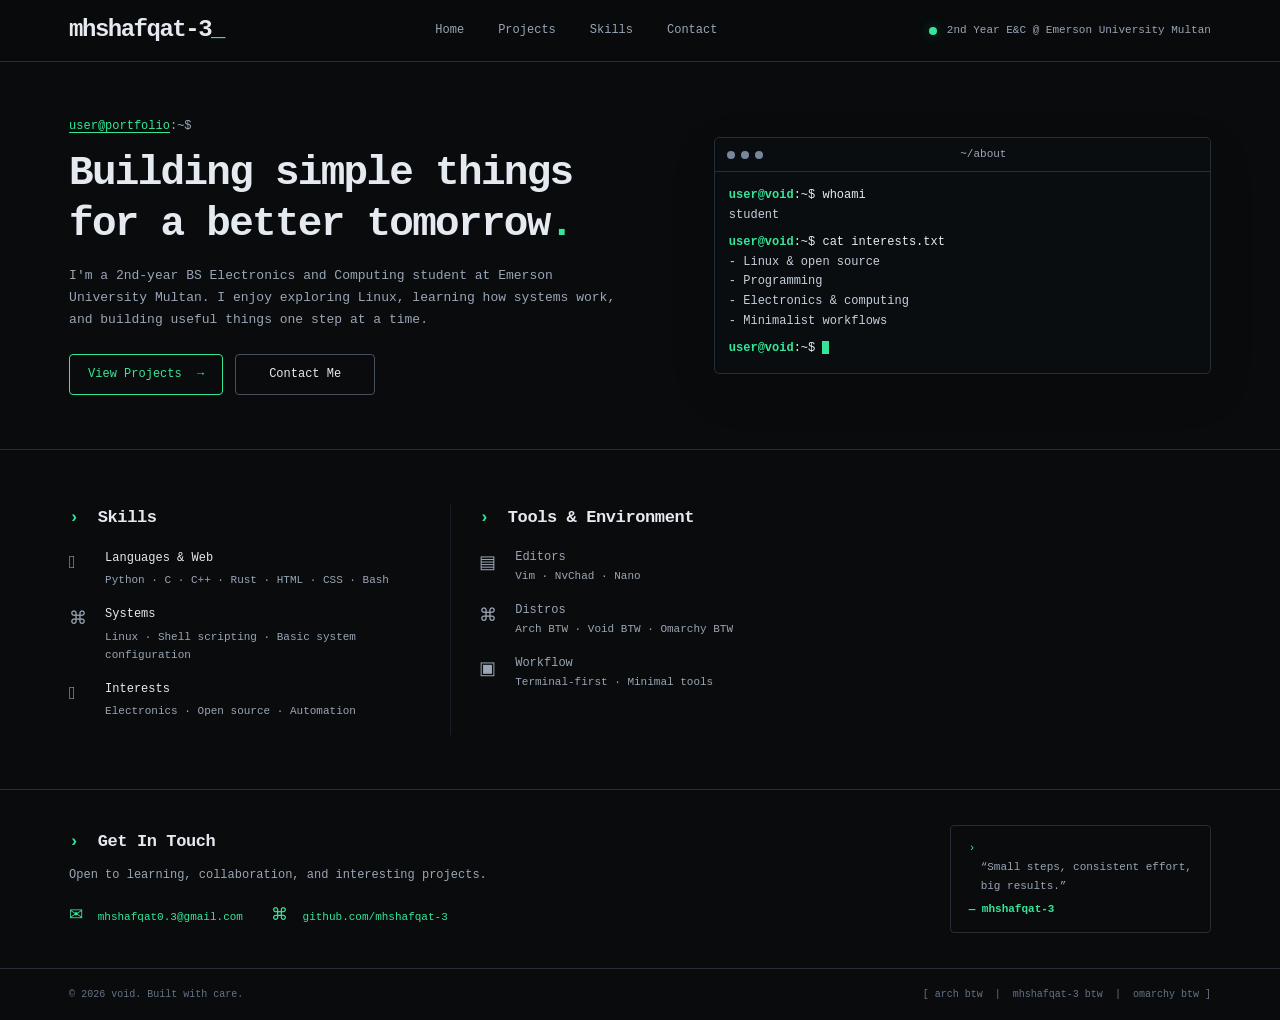
<file: index.html>
<!doctype html>
<html lang="en">
<head>
  <meta charset="utf-8">
  <meta name="viewport" content="width=device-width, initial-scale=1">
  <meta name="theme-color" content="#090b0d">
  <meta name="description" content="void — Electronics and Computing student exploring Linux, programming, and open source.">
  <meta property="og:title" content="void — Developer Portfolio">
  <meta property="og:description" content="A small corner of the internet for code, Linux, and things I'm building.">
  <title>mhshafqat-3 — Developer Portfolio</title>
  <link rel="icon" href="favicon.svg" type="image/svg+xml">
  <link rel="stylesheet" href="style.css">
</head>
<body>
  <header class="topbar">
    <a class="brand" href="#home" aria-label="mhshafqat-3 home">mhshafqat-3<span>_</span></a>
    <button class="menu-toggle" aria-expanded="false" aria-controls="nav" aria-label="Toggle navigation">☰</button>
    <nav id="nav" class="nav">
      <a class="active" href="index.html">Home</a><a href="projects.html">Projects</a><a href="index.html#skills">Skills</a><a href="index.html#contact">Contact</a>
    </nav>
    <div class="status"><i></i><span>2nd Year E&amp;C @ Emerson University Multan</span></div>
  </header>

  <main>
    <section class="hero section" id="home">
      <div class="hero-copy">
        <p class="prompt"><span>user@portfolio</span>:~$</p>
        <h1>Building simple things<br>for a better tomorrow<span class="green">.</span></h1>
        <p class="intro">I'm a 2nd-year BS Electronics and Computing student at Emerson University Multan. I enjoy exploring Linux, learning how systems work, and building useful things one step at a time.</p>
        <div class="actions"><a class="button primary" href="projects.html">View Projects <span>→</span></a><a class="button" href="#contact">Contact Me</a></div>
      </div>
      <div class="terminal" aria-label="Terminal-style introduction">
        <div class="terminal-bar"><span></span><span></span><span></span><p>~/about</p></div>
        <div class="terminal-body">
          <p><b>user@void</b>:~$ whoami</p><p class="output">student</p>
          <p><b>user@void</b>:~$ cat interests.txt</p>
          <p class="output">- Linux &amp; open source<br>- Programming<br>- Electronics &amp; computing<br>- Minimalist workflows</p>
          <p><b>user@void</b>:~$ <span class="cursor"></span></p>
        </div>
      </div>
    </section>

    <section class="overview section">
      <article id="skills">
        <h2><span>›</span> Skills</h2>
        <div class="skill-group"><span class="skill-icon">&#xf121;</span><div><h3>Languages &amp; Web</h3><p>Python · C · C++ · Rust · HTML · CSS · Bash</p></div></div>
        <div class="skill-group"><span class="skill-icon">⌘</span><div><h3>Systems</h3><p>Linux · Shell scripting · Basic system configuration</p></div></div>
        <div class="skill-group"><span class="skill-icon">&#xf26c;</span><div><h3>Interests</h3><p>Electronics · Open source · Automation</p></div></div>
      </article>
      <article>
        <h2><span>›</span> Tools &amp; Environment</h2>
        <div class="tool-row"><span>▤</span><p><b>Editors</b><br>Vim · NvChad · Nano</p></div>
        <div class="tool-row"><span>⌘</span><p><b>Distros</b><br>Arch BTW · Void BTW · Omarchy BTW</p></div>
        <div class="tool-row"><span>▣</span><p><b>Workflow</b><br>Terminal-first · Minimal tools</p></div>
      </article>
    </section>

    <section class="contact section" id="contact">
      <div><h2><span>›</span> Get In Touch</h2><p>Open to learning, collaboration, and interesting projects.</p>
        <div class="contact-links">
          <a href="mailto: mhshafqat0.3@gmail.com"><span>✉</span> mhshafqat0.3@gmail.com</a>
          <a href="https://github.com/mhshafqat-3" target="_blank" rel="noreferrer"><span>⌘</span> github.com/mhshafqat-3</a>
        </div>
      </div>
      <aside class="quote"><span>›</span><p>“Small steps, consistent effort,<br>big results.”</p><b>— mhshafqat-3</b></aside>
    </section>
  </main>
  <footer><p>© <span id="year"></span> void. Built with care.</p><p class="footer-note">[ arch btw&nbsp; | &nbsp;mhshafqat-3 btw&nbsp; | &nbsp;omarchy btw ]</p></footer>
  <script src="script.js"></script>
</body>
</html>
</file>
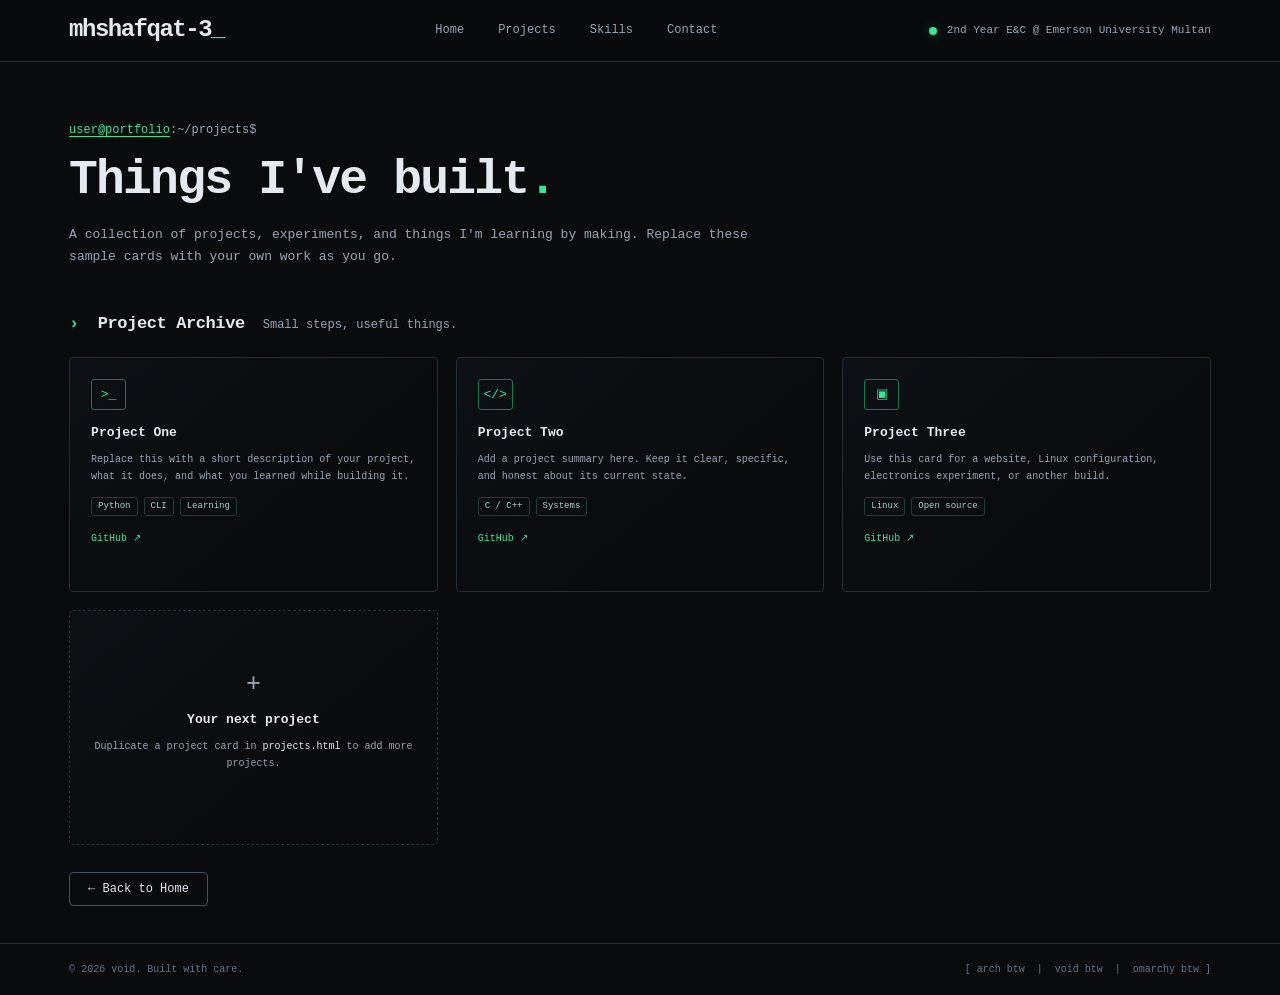
<file: projects.html>
<!doctype html>
<html lang="en">
<head>
  <meta charset="utf-8">
  <meta name="viewport" content="width=device-width, initial-scale=1">
  <meta name="theme-color" content="#090b0d">
  <meta name="description" content="Projects by void, Electronics and Computing student exploring Linux and programming.">
  <title>Projects — mhshafqat-3</title>
  <link rel="icon" href="favicon.svg" type="image/svg+xml">
  <link rel="stylesheet" href="style.css">
</head>
<body>
  <header class="topbar">
    <a class="brand" href="index.html" aria-label="mhshafqat-3 home">mhshafqat-3<span>_</span></a>
    <button class="menu-toggle" aria-expanded="false" aria-controls="nav" aria-label="Toggle navigation">☰</button>
    <nav id="nav" class="nav">
      <a href="index.html">Home</a><a class="active" href="projects.html">Projects</a><a href="index.html#skills">Skills</a><a href="index.html#contact">Contact</a>
    </nav>
    <div class="status"><i></i><span>2nd Year E&amp;C @ Emerson University Multan</span></div>
  </header>
  <main>
    <section class="projects section projects-page" id="projects">
      <div class="projects-intro">
        <p class="prompt"><span>user@portfolio</span>:~/projects$</p>
        <h1>Things I've built<span class="green">.</span></h1>
        <p class="intro">A collection of projects, experiments, and things I'm learning by making. Replace these sample cards with your own work as you go.</p>
      </div>
      <div class="section-heading"><h2><span>›</span> Project Archive</h2><p>Small steps, useful things.</p></div>
      <div class="project-grid project-grid-page">
        <article class="project-card">
          <div class="project-symbol">&gt;_</div><h3>Project One</h3>
          <p>Replace this with a short description of your project, what it does, and what you learned while building it.</p>
          <div class="tags"><span>Python</span><span>CLI</span><span>Learning</span></div>
          <div class="project-links"><a href="https://github.com/" target="_blank" rel="noreferrer">GitHub ↗</a></div>
        </article>
        <article class="project-card">
          <div class="project-symbol">&lt;/&gt;</div><h3>Project Two</h3>
          <p>Add a project summary here. Keep it clear, specific, and honest about its current state.</p>
          <div class="tags"><span>C / C++</span><span>Systems</span></div>
          <div class="project-links"><a href="https://github.com/" target="_blank" rel="noreferrer">GitHub ↗</a></div>
        </article>
        <article class="project-card">
          <div class="project-symbol">▣</div><h3>Project Three</h3>
          <p>Use this card for a website, Linux configuration, electronics experiment, or another build.</p>
          <div class="tags"><span>Linux</span><span>Open source</span></div>
          <div class="project-links"><a href="https://github.com/" target="_blank" rel="noreferrer">GitHub ↗</a></div>
        </article>
        <a class="project-card add-card" href="https://github.com/" target="_blank" rel="noreferrer"><span class="plus">+</span><h3>Your next project</h3><p>Duplicate a project card in <code>projects.html</code> to add more projects.</p></a>
      </div>
      <div class="back-home"><a class="button" href="index.html">← Back to Home</a></div>
    </section>
  </main>
  <footer><p>© <span id="year"></span> void. Built with care.</p><p class="footer-note">[ arch btw&nbsp; | &nbsp;void btw&nbsp; | &nbsp;omarchy btw ]</p></footer>
  <script src="script.js"></script>
</body>
</html>
</file>
<file: style.css>
:root{color-scheme:dark;--bg:#090b0d;--panel:#0c0f12;--text:#e5eaf0;--muted:#9aa6b5;--dim:#667386;--green:#35e69a;--border:#252d37;--mono:ui-monospace,SFMono-Regular,Menlo,Monaco,Consolas,"Liberation Mono",monospace}
*{box-sizing:border-box}html{scroll-behavior:smooth;scroll-padding-top:80px}body{margin:0;background:var(--bg);color:var(--text);font-family:var(--mono);font-size:14px;line-height:1.7}a{color:inherit;text-decoration:none}a:focus-visible,button:focus-visible{outline:2px solid var(--green);outline-offset:4px}.topbar{height:62px;padding:0 5.4%;display:flex;align-items:center;gap:34px;border-bottom:1px solid var(--border);position:sticky;top:0;background:rgba(9,11,13,.94);backdrop-filter:blur(12px);z-index:10}.brand{font-size:24px;font-weight:800;letter-spacing:-1.5px;color:var(--text)}.brand span,.green{color:var(--green)}.nav{display:flex;gap:34px;margin:auto;font-size:12px;color:var(--muted)}.nav a{padding:20px 0;transition:color .2s}.nav a:hover,.nav a.active{color:var(--green)}.status{font-size:11px;color:var(--muted);display:flex;align-items:center;gap:10px;white-space:nowrap}.status i{width:8px;height:8px;border-radius:50%;background:var(--green);box-shadow:0 0 12px #35e69a55}.menu-toggle{display:none;background:none;border:1px solid var(--border);color:var(--text);padding:5px 10px}.section{padding:54px 5.4%;border-bottom:1px solid var(--border)}.hero{display:grid;grid-template-columns:1fr .88fr;gap:7%;align-items:center;min-height:380px}.prompt{color:var(--muted);font-size:12px;margin:0 0 12px}.prompt span{color:var(--green);text-decoration:underline;text-underline-offset:3px}.hero h1{font-size:clamp(29px,3.2vw,43px);line-height:1.23;letter-spacing:-1.7px;margin:0 0 16px}.intro{color:var(--muted);max-width:550px;margin:0 0 23px;font-size:13px}.actions{display:flex;gap:12px;flex-wrap:wrap}.button{border:1px solid #46505e;border-radius:4px;padding:9px 18px;font-size:12px;min-width:140px;text-align:center;transition:border-color .2s,background .2s}.button:hover{border-color:var(--green)}.button.primary{border-color:var(--green);color:var(--green)}.button.primary:hover{background:#35e69a12}.button span{margin-left:8px}.terminal{border:1px solid var(--border);border-radius:5px;overflow:hidden;background:#0a0d10;box-shadow:0 16px 45px #0002}.terminal-bar{height:34px;border-bottom:1px solid var(--border);display:flex;align-items:center;gap:6px;padding:0 12px;color:var(--muted);font-size:11px}.terminal-bar span{height:8px;width:8px;background:#77869a;border-radius:50%}.terminal-bar p{margin:auto;font-size:11px}.terminal-body{padding:14px;font-size:12px;line-height:1.65}.terminal-body p{margin:0}.terminal-body b{color:var(--green);font-weight:600}.output{color:#c5d0dd;margin-bottom:7px!important}.cursor{display:inline-block;background:var(--green);height:13px;width:7px;vertical-align:middle;animation:blink 1.2s steps(2,start) infinite}@keyframes blink{to{visibility:hidden}}.overview{display:grid;grid-template-columns:1fr 1.1fr 1fr;gap:36px}.overview article+article{border-left:1px solid #171d24;padding-left:28px}h2{font-size:17px;font-weight:600;margin:0 0 14px;letter-spacing:-.4px}h2>span,.section-heading h2>span,.contact h2>span{color:var(--green);margin-right:9px}.overview article>p,.section-heading>p,.contact>div>p{color:var(--muted);font-size:12px;margin:0 0 18px}.text-link{display:inline-block;color:var(--green);font-size:12px;text-decoration:underline;text-underline-offset:4px;margin-top:6px}.text-link span{margin-left:7px}.skill-group,.tool-row{display:flex;gap:14px;margin:15px 0;align-items:flex-start}.skill-icon,.tool-row>span{color:var(--muted);font-size:18px;min-width:22px}.skill-group h3,.tool-row b{font-size:12px;font-weight:500;margin:0 0 3px}.skill-group p,.tool-row p{color:var(--muted);font-size:11px;margin:0;line-height:1.65}.projects{padding-top:38px;padding-bottom:42px}.section-heading{display:flex;align-items:baseline;gap:18px;flex-wrap:wrap;margin-bottom:18px}.section-heading h2{margin:0}.section-heading>p{margin:0}.project-grid{display:grid;grid-template-columns:repeat(4,minmax(0,1fr));gap:14px}.project-card{border:1px solid var(--border);border-radius:4px;padding:17px 15px;min-height:208px;background:linear-gradient(140deg,#0d1115,#090b0d 65%);transition:border-color .2s,transform .2s}.project-card:hover{border-color:#3a7a61;transform:translateY(-2px)}.project-symbol{height:31px;width:35px;display:grid;place-items:center;border:1px solid #167a51;color:var(--green);border-radius:3px;font-size:13px;margin-bottom:12px}.project-card h3{font-size:13px;font-weight:600;margin:0 0 7px}.project-card>p{color:var(--muted);font-size:10px;line-height:1.7;margin:0 0 12px}.tags{display:flex;gap:6px;flex-wrap:wrap;margin:12px 0}.tags span{border:1px solid #263b36;border-radius:3px;padding:1px 6px;font-size:9px;color:#a8d6c2}.project-links{margin-top:14px;display:flex;gap:14px;font-size:10px}.project-links a{color:var(--green)}.add-card{border-style:dashed;display:flex;flex-direction:column;align-items:center;justify-content:center;text-align:center}.add-card .plus{font-size:25px;color:var(--muted);line-height:1}.add-card h3{margin-top:12px}.add-card code{color:var(--text)}.contact{display:flex;justify-content:space-between;align-items:center;gap:30px;padding-top:35px;padding-bottom:35px}.contact h2{margin-bottom:8px}.contact>div>p{margin-bottom:17px}.contact-links{display:flex;gap:28px;flex-wrap:wrap}.contact-links a{color:var(--green);font-size:11px}.contact-links span{font-size:17px;margin-right:8px}.quote{border:1px solid var(--border);padding:13px 18px;min-width:235px;border-radius:4px;font-size:11px;color:var(--muted)}.quote>span,.quote b{color:var(--green)}.quote p{margin:0 0 5px 12px}footer{padding:17px 5.4%;display:flex;justify-content:space-between;color:var(--dim);font-size:10px}footer p{margin:0}
@media(min-width:1400px){.section{padding-left:max(5.4%,calc((100vw - 1320px)/2));padding-right:max(5.4%,calc((100vw - 1320px)/2))}.topbar{padding-left:max(5.4%,calc((100vw - 1320px)/2));padding-right:max(5.4%,calc((100vw - 1320px)/2))}}
@media(max-width:1000px){.topbar{gap:20px}.status{display:none}.nav{gap:22px}.hero{gap:4%}.hero h1{font-size:clamp(28px,4vw,39px)}.overview{gap:20px}.overview article+article{padding-left:20px}.project-grid{grid-template-columns:repeat(2,minmax(0,1fr))}}
@media(max-width:650px){body{font-size:13px}.topbar{height:58px;padding:0 5%;justify-content:space-between}.menu-toggle{display:block}.nav{display:none;position:absolute;top:57px;left:0;right:0;margin:0;padding:12px 5%;background:#0a0d10;border-bottom:1px solid var(--border);flex-direction:column;gap:0}.nav.open{display:flex}.nav a{padding:10px 0}.section{padding:36px 5%}.hero{grid-template-columns:1fr;gap:28px;min-height:auto}.hero h1{font-size:clamp(30px,8vw,42px)}.intro{font-size:12px}.terminal-body{font-size:11px}.overview{grid-template-columns:1fr;gap:26px}.overview article+article{border-left:0;border-top:1px solid #171d24;padding:24px 0 0}.overview article>p{max-width:500px}.project-grid{grid-template-columns:1fr}.project-card{min-height:190px}.section-heading{display:block}.section-heading>p{margin:4px 0 0 23px}.contact{align-items:stretch;flex-direction:column}.contact-links{flex-direction:column;gap:12px}.quote{min-width:0}footer{padding:16px 5%;gap:12px;flex-direction:column}.footer-note{font-size:9px}}
@media(prefers-reduced-motion:reduce){*,*::before,*::after{scroll-behavior:auto!important;animation-duration:.01ms!important;animation-iteration-count:1!important;transition-duration:.01ms!important}}

/* Dedicated projects page */
.projects-page{min-height:calc(100vh - 120px);padding-top:58px}
.projects-intro{max-width:760px;margin-bottom:42px}
.projects-intro h1{font-size:clamp(32px,5vw,48px);line-height:1.2;letter-spacing:-1.8px;margin:0 0 14px}
.projects-intro .intro{max-width:680px}
.project-grid-page{grid-template-columns:repeat(3,minmax(0,1fr));gap:18px}
.project-grid-page .project-card{min-height:235px;padding:21px}
.back-home{margin-top:32px}
@media(max-width:800px){.project-grid-page{grid-template-columns:repeat(2,minmax(0,1fr))}}
@media(max-width:550px){.projects-page{padding-top:38px}.project-grid-page{grid-template-columns:1fr}.project-grid-page .project-card{min-height:190px}}
</file>
